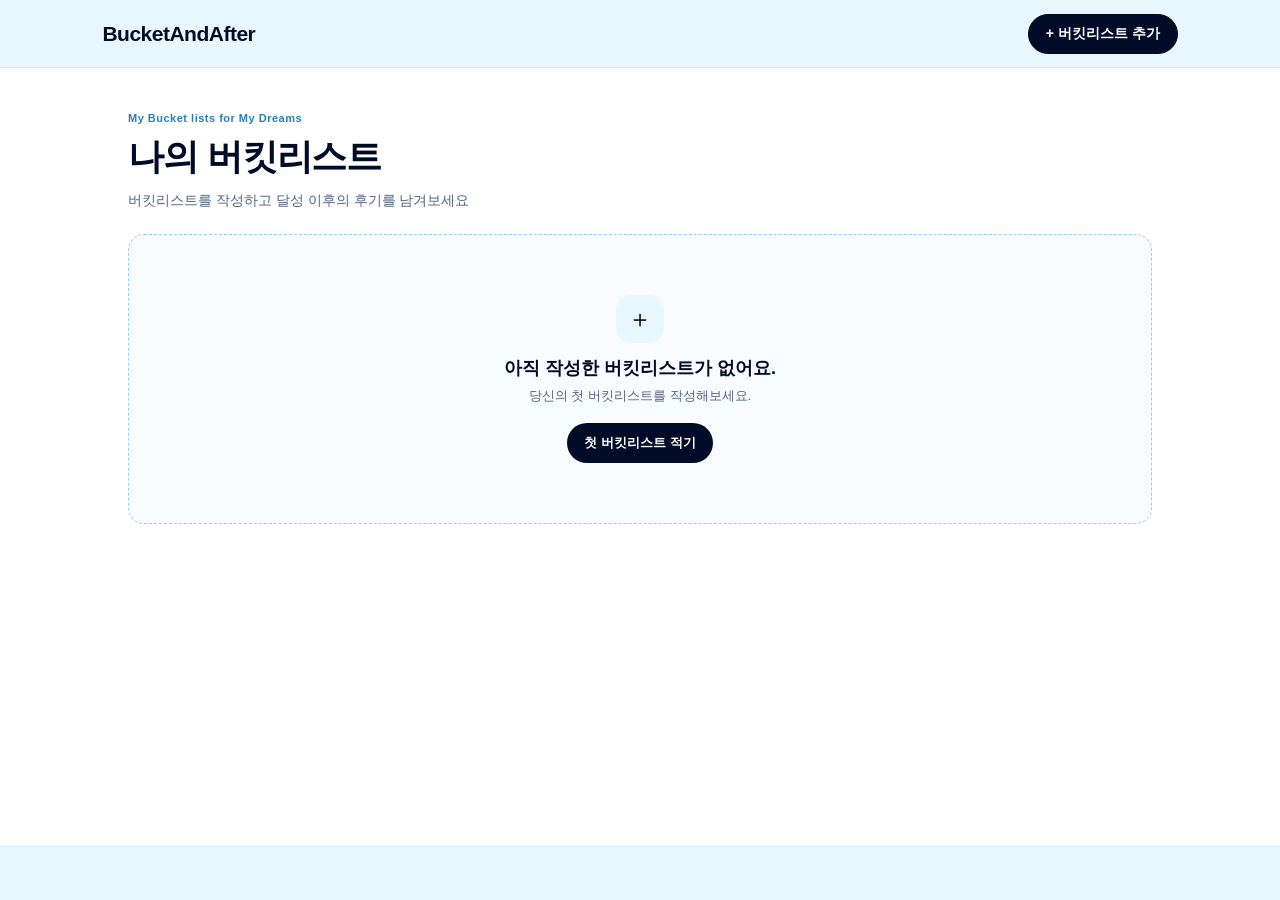
<file: index.html>
<!doctype html>
<html lang="ko">
  <head>
    <meta charset="UTF-8" />
    <meta name="viewport" content="width=device-width, initial-scale=1.0" />
    <meta http-equiv="refresh" content="0; url=/frontCode/main.html" />
    <title>BucketAndAfter</title>
  </head>
  <body>
    <p><a href="/frontCode/main.html">BucketAndAfter 시작하기</a></p>
  </body>
</html>
</file>
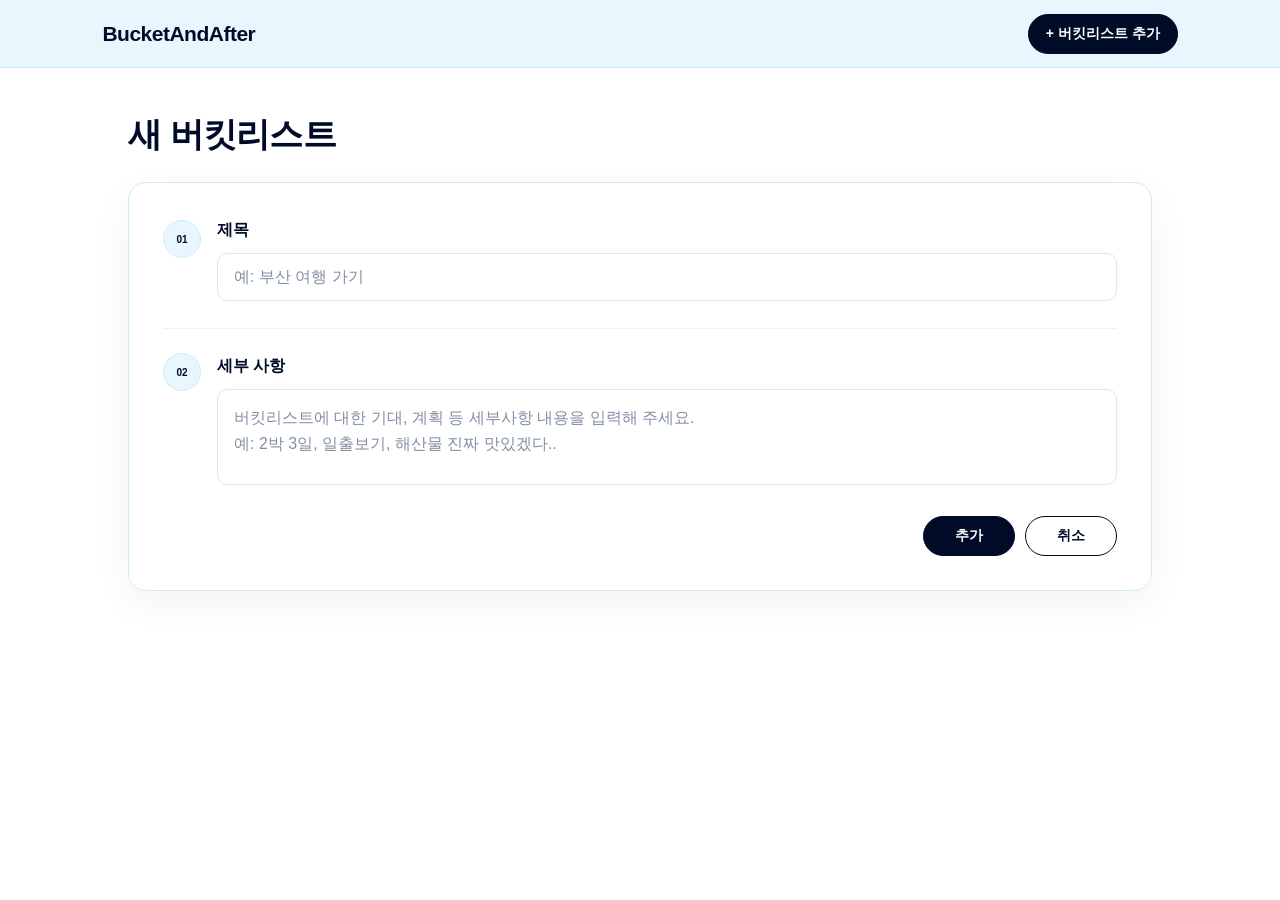
<file: frontCode/add-list.html>
<!doctype html>
<html lang="ko">
  <head>
    <meta charset="UTF-8" />
    <meta name="viewport" content="width=device-width, initial-scale=1.0" />
    <title>버킷리스트 추가</title>
    <link rel="stylesheet" href="CSS/nav.css" />
    <link rel="stylesheet" href="CSS/addList.css" />
    <link rel="stylesheet" href="CSS/main.css" />
  </head>
  <body>
    <nav>
      <h1><a href="main.html">BucketAndAfter</a></h1>
      <button type="button" onclick="location.href = 'add-list.html'">
        + 버킷리스트 추가
      </button>
    </nav>

    <main>
      <h1 class="add-list-title">새 버킷리스트</h1>
      <form id="bucketForm" novalidate>
        <div class="contents">
          <div class="content">
            <h2>제목</h2>
            <input
              type="text"
              id="listTitle"
              placeholder="예: 부산 여행 가기"
              required
            />
          </div>
          <div class="content">
            <h2>세부 사항</h2>
            <textarea
              id="listInfo"
              placeholder="버킷리스트에 대한 기대, 계획 등 세부사항 내용을 입력해 주세요. &#13;&#10;예: 2박 3일, 일출보기, 해산물 진짜 맛있겠다.."
              required
            ></textarea>
          </div>
          <p id="formError" class="form-error" role="alert" hidden>텍스트 필드를 전부 채워주세요.</p>
          <div class="form-actions">
            <button type="submit" id="addButton" class="button">추가</button>
            <button
              type="button"
              onclick="window.location.href = 'main.html'"
              id="cancelButton"
              class="button"
            >
              취소
            </button>
          </div>
        </div>
      </form>
    </main>

    <script>
      const bucketForm = document.getElementById("bucketForm");
      const titleField = document.getElementById("listTitle");
      const infoField = document.getElementById("listInfo");
      const formError = document.getElementById("formError");
      const textFields = [titleField, infoField];

      titleField.addEventListener("keydown", (event) => {
        if (event.key === "Enter") {
          event.preventDefault();
          infoField.focus();
        }
      });

      function refreshFieldErrors() {
        const allFieldsFilled = textFields.every((field) => field.value.trim() !== "");
        formError.hidden = allFieldsFilled;

        textFields.forEach((field) => {
          const isInvalid = field.value.trim() === "" && !allFieldsFilled;
          field.classList.toggle("input-error", isInvalid);
          field.setAttribute("aria-invalid", String(isInvalid));
        });
      }

      textFields.forEach((field) => field.addEventListener("input", refreshFieldErrors));

      bucketForm.addEventListener("submit", function (event) {
        event.preventDefault();

        refreshFieldErrors();

        const firstEmptyField = textFields.find((field) => field.value.trim() === "");
        if (firstEmptyField) {
          firstEmptyField.focus();
          return;
        }

        const bucketLists = JSON.parse(
          localStorage.getItem("bucketLists") || "[]",
        ); //원래 스토리지 데이터 가져오기
        bucketLists.push({
          title: titleField.value.trim(),
          info: infoField.value.trim(),
        });
        localStorage.setItem("bucketLists", JSON.stringify(bucketLists));
        window.location.href = "main.html";
      });
    </script>
    <script src="textarea-autogrow.js"></script>
  </body>
</html>
</file>
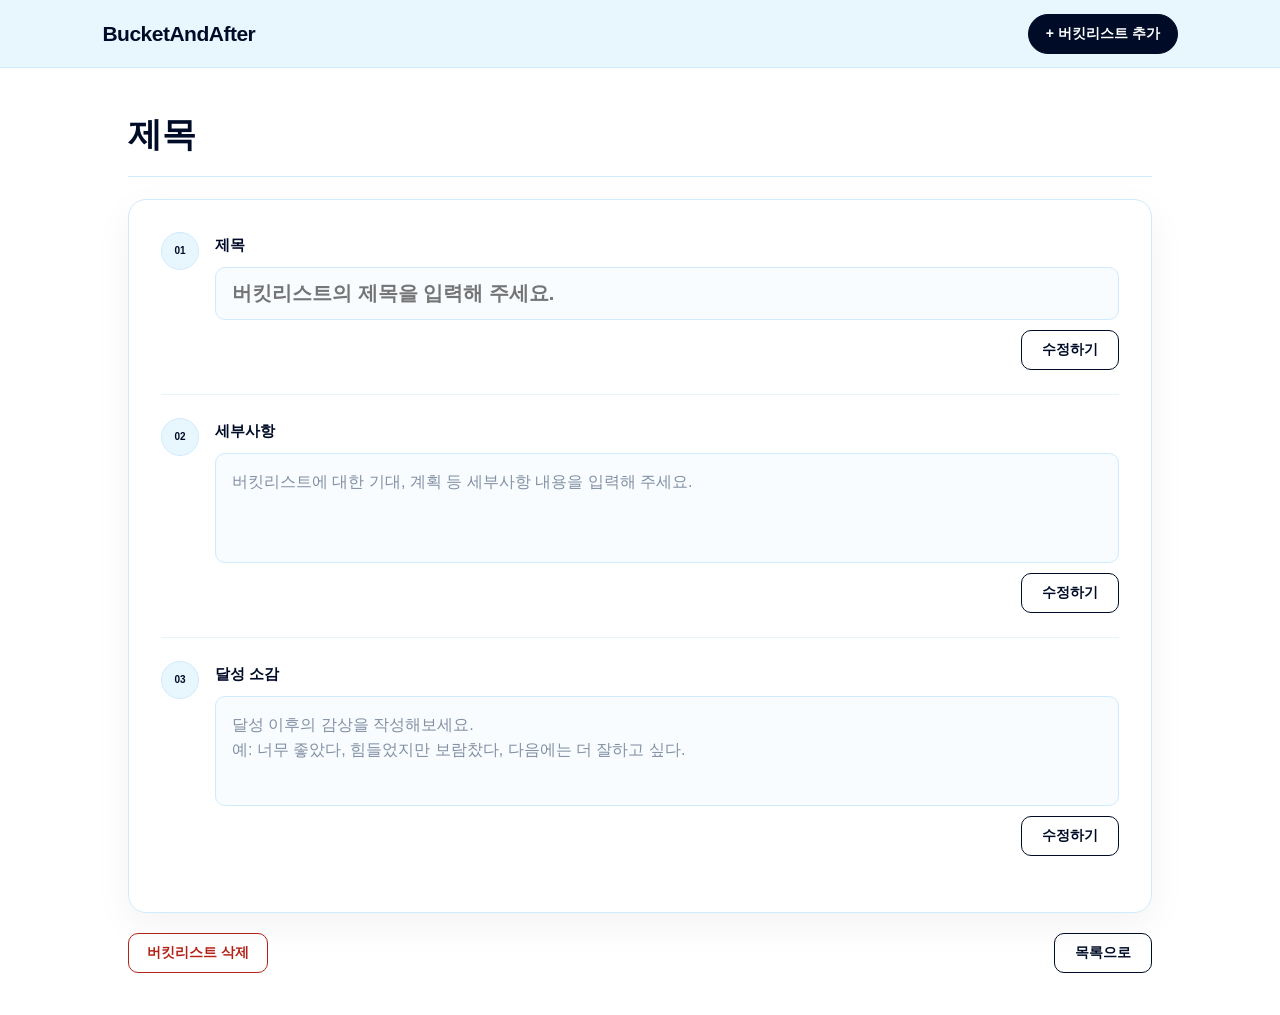
<file: frontCode/detail.html>
<!doctype html>
<html lang="ko">
  <head>
    <meta charset="UTF-8" />
    <meta name="viewport" content="width=device-width, initial-scale=1.0" />
    <!-- 타이틀을 글 제목으로 바꿀거임 -->
    <title>디테일 글 내용</title>
    <link rel="stylesheet" href="CSS/nav.css">
    <link rel="stylesheet" href="CSS/detail.css" />
    <link rel="stylesheet" href="CSS/main.css">
  </head>
  <body>
    <nav>
      <h1><a href="main.html">BucketAndAfter</a></h1>
      <button type="button" onclick="location.href='add-list.html'">+ 버킷리스트 추가</button>
    </nav>

    <main class="detail-page">

      <form>
        <div class="content-title">
          <h1 id="detailTitle">제목</h1>
        </div>
        <div id="achievementDate" class="achievement-date" hidden>
          <span>달성일</span>
          <time id="completionDate"></time>
        </div>
        <hr />
        <!-- 작성 내용 -->
        <div class="contents">
          <div class="content">
            <h2>제목</h2>
            <input id="titleField" type="text" aria-label="제목" placeholder="버킷리스트의 제목을 입력해 주세요." disabled />
            <p id="titleError" class="field-error" role="alert" hidden>텍스트 필드를 전부 채워주세요.</p>
            <div class="buttons">
              <button id="titleButton" type="button" class="sec-btn">수정하기</button>
            </div>
          </div>
          <div class="content">
            <h2 for="detail">세부사항</h2>
            <textarea name="세부사항" id="detail" placeholder="버킷리스트에 대한 기대, 계획 등 세부사항 내용을 입력해 주세요." disabled></textarea>
            <p id="detailError" class="field-error" role="alert" hidden>텍스트 필드를 전부 채워주세요.</p>
            <div class="buttons">
              <button id="detailButton" type="button" class="sec-btn">수정하기</button>
            </div>
          </div>
          <div class="content">
            <h2 for="log">달성 소감</h2>
            <textarea
              name="소감"
              id="log"
              placeholder="달성 이후의 감상을 작성해보세요. &#13;&#10;예: 너무 좋았다, 힘들었지만 보람찼다, 다음에는 더 잘하고 싶다."
            disabled></textarea>
            <p id="logError" class="field-error" role="alert" hidden>텍스트 필드를 전부 채워주세요.</p>
            <div id="photoControls" class="photo-controls" hidden>
              <label for="thoughtPhotoInput" class="photo-upload">사진 추가</label>
              <input id="thoughtPhotoInput" type="file" accept="image/*" multiple hidden />
              <span>사진 추가는 최대 5장 입니다.</span>
            </div>
            <p id="photoError" class="field-error" role="alert" hidden></p>
            <div id="thoughtPhotoGallery" class="thought-photo-gallery" aria-label="달성 소감 사진"></div>
            <div class="buttons">
              <button id="logButton" type="button" class="sec-btn">수정하기</button>
            </div>
          </div>
        </div>
        
      </form>
      <div class="detail-actions">
        <button type="button" id="deleteButton" class="danger-btn">버킷리스트 삭제</button>
        <button type="button" class="sec-btn" onclick="location.href='main.html'">목록으로</button>
      </div>
    </main>
    <dialog id="photoViewer" class="photo-viewer" aria-label="사진 크게 보기">
      <button type="button" id="closePhotoViewer" class="photo-viewer-close">닫기</button>
      <img id="photoViewerImage" alt="" />
    </dialog>
    <script type="module" src="/JS/detail.js"></script>
    <script src="textarea-autogrow.js"></script>
  </body>
</html>
</file>
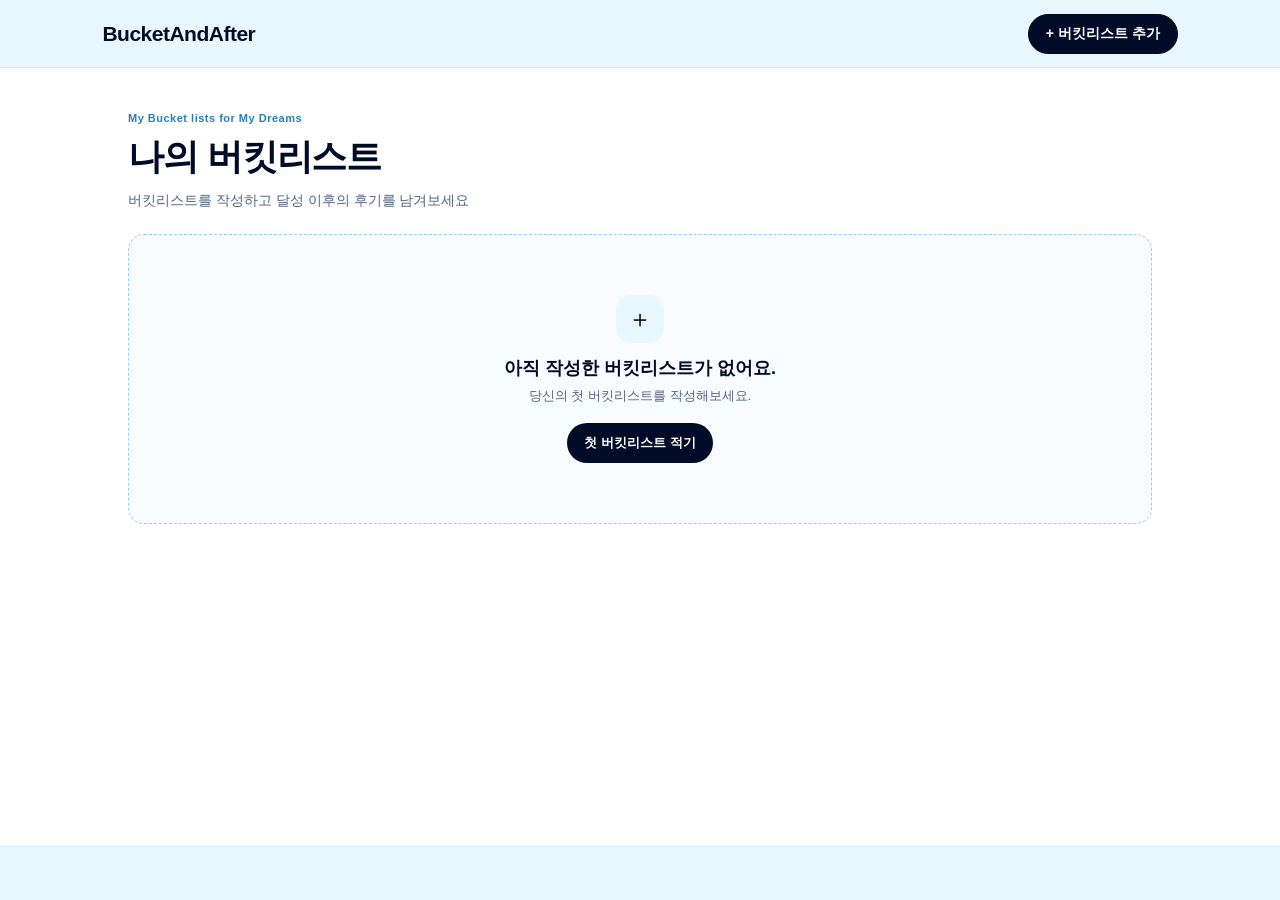
<file: frontCode/main.html>
<!doctype html>
<html lang="ko">
  <head>
    <meta charset="UTF-8" />
    <meta name="viewport" content="width=device-width, initial-scale=1.0" />
    <title>BucketAndAfter</title>
    <link rel="stylesheet" href="CSS/nav.css" />
    <link rel="stylesheet" href="CSS/main.css" />
  </head>
  <body>
    <nav>
      <h1><a href="main.html">BucketAndAfter</a></h1>
      <button type="button" onclick="location.href='add-list.html'">+ 버킷리스트 추가</button>
    </nav>

    <main class="container">
      <header class="list-intro">
        <p class="eyebrow">My Bucket lists for My Dreams</p>
        <h1 class="page-title">나의 버킷리스트</h1>
        <p class="page-description">버킷리스트를 작성하고 달성 이후의 후기를 남겨보세요</p>
      </header>

      <ol id="listTimeline" class="list-timeline" aria-label="나의 버킷리스트"></ol>

      <section id="emptyMessage" class="empty-state" hidden>
        <span class="empty-icon" aria-hidden="true">＋</span>
        <h2>아직 작성한 버킷리스트가 없어요.</h2>
        <p>당신의 첫 버킷리스트를 작성해보세요.</p>
        <a href="add-list.html" class="empty-action">첫 버킷리스트 적기</a>
      </section>
    </main>

    <footer></footer>

    <script type="module">
      import { formatAchievementDate } from "/JS/date-utils.js";

      const bucketLists = JSON.parse(localStorage.getItem("bucketLists") || "[]");
      const timeline = document.getElementById("listTimeline");
      if (bucketLists.length === 0) {
        document.getElementById("emptyMessage").hidden = false;
        timeline.hidden = true;
      }

      bucketLists.forEach((bucketList, index) => {
        const item = document.createElement("li");
        item.className = "timeline-item";
        if (bucketList.completed === true) item.classList.add("completed");

        const link = document.createElement("a");
        link.className = "timeline-link";
        link.href = `detail.html?index=${index}`;
        link.setAttribute("aria-label", `${bucketList.title || "제목 없음"} 상세 보기`);

        const number = document.createElement("span");
        number.className = "timeline-number";
        number.setAttribute("aria-hidden", "true");
        number.textContent = String(index + 1).padStart(2, "0");

        const copy = document.createElement("span");
        copy.className = "timeline-copy";

        const title = document.createElement("span");
        title.className = "timeline-title";
        title.textContent = bucketList.title || "제목 없음";

        const info = document.createElement("span");
        info.className = "timeline-info";
        info.textContent = bucketList.info || "세부 사항을 추가해보세요.";

        copy.append(title, info);
        link.append(number, copy);

        if (bucketList.completed === true) {
          const achievementDate = document.createElement("time");
          achievementDate.className = "timeline-date";
          achievementDate.textContent = `달성일 ${formatAchievementDate(bucketList.completedAt)}`;
          if (bucketList.completedAt) achievementDate.dateTime = bucketList.completedAt;
          link.appendChild(achievementDate);
        }

        item.appendChild(link);
        timeline.appendChild(item);
      });
    </script>
  </body>
</html>
</file>
<file: frontCode/CSS/nav.css>
:root {
  --main-100: #e8f6fe;
  --main-300: #d0ebfc;
  --main-600: #94d0fb;
  --main-800: #000c27;
  --bg: #ffffff;
  --paper: #ffffff;
  --ink: var(--main-800);
  --ink-soft: #53657e;
  --line: var(--main-300);
  --accent: var(--main-800);
  --accent-hover: #287fbd;
  --accent-soft: var(--main-100);
  --done: #64758b;
  --placeholder: #8290a3;
  --radius: 10px;
}

* { box-sizing: border-box; }

body {
  min-height: 100vh;
  margin: 0;
  display: flex;
  flex-direction: column;
  font-family: Arial, sans-serif;
  font-size: 16px;
  background: var(--bg);
  color: var(--ink);
}

nav {
  position: fixed;
  inset: 0 0 auto;
  z-index: 1000;
  display: flex;
  align-items: center;
  justify-content: space-between;
  width: 100%;
  height: 68px;
  padding: 0 clamp(20px, 8vw, 120px);
  color: var(--accent);
  background: var(--accent-soft);
  border-bottom: 1px solid var(--line);
}

nav h1 { margin: 0; font-size: 21px; font-weight: 800; letter-spacing: -.5px; }
nav h1 a { color: inherit; text-decoration: none; }

nav button {
  padding: 10px 17px;
  border: 1px solid var(--accent);
  border-radius: 999px;
  color: #fff;
  background: var(--accent);
  font-size: 14px;
  font-weight: 700;
  cursor: pointer;
  transition: background .16s ease, transform .16s ease;
}

nav button:hover { background: var(--accent-hover); transform: translateY(-1px); }

footer {
  height: 54px;
  flex-shrink: 0;
  margin-top: 40px;
  background: var(--accent-soft);
  border-top: 1px solid var(--line);
}

.pri-btn, .sec-btn {
  padding: 10px 20px;
  border: 1px solid var(--accent);
  border-radius: var(--radius);
  font-size: 14px;
  font-weight: 700;
  cursor: pointer;
  transition: background .16s ease, color .16s ease;
}

.pri-btn { color: #fff; background: var(--accent); }
.pri-btn:hover { background: var(--accent-hover); }
.sec-btn { color: var(--accent); background: #fff; }
.sec-btn:hover { color: #fff; background: var(--accent-hover); border-color: var(--accent-hover); }

textarea {
  width: 100%;
  min-width: 0;
  min-height: 110px;
  padding: 15px 16px;
  border: 1px solid var(--line);
  border-radius: var(--radius);
  color: var(--ink);
  background: #fff;
  font: inherit;
  line-height: 1.6;
  overflow-y: hidden;
  resize: none;
}

textarea::placeholder { color: var(--placeholder); }
textarea:focus { outline: 3px solid var(--main-100); border-color: var(--main-600); }

@media (max-width: 600px) {
  nav { height: 62px; padding-inline: 16px; }
  nav h1 { font-size: 18px; }
  nav button { padding: 9px 12px; font-size: 12px; }
}
</file>
<file: frontCode/CSS/addList.css>
.add-list-title { margin: 0 0 24px; color: var(--main-800); font-size: clamp(27px, 4vw, 34px); letter-spacing: -.8px; }

#bucketForm { overflow: auto; padding: clamp(18px, 4vw, 34px); border: 1px solid var(--line); border-radius: 18px; background: #fff; box-shadow: 0 12px 38px rgba(0, 12, 39, .05); }
#bucketForm .contents { counter-reset: form-step; }
#bucketForm .content { position: relative; margin: 0; padding: 0 0 27px 54px; counter-increment: form-step; }
#bucketForm .content + .content { padding-top: 24px; border-top: 1px solid #e9f3fa; }
#bucketForm .content::before { position: absolute; top: 0; left: 0; display: grid; place-items: center; width: 36px; height: 36px; border: 1px solid var(--main-300); border-radius: 50%; color: var(--main-800); background: var(--main-100); content: counter(form-step, decimal-leading-zero); font-size: 10px; font-weight: 800; }
#bucketForm .content + .content::before { top: 24px; }
#bucketForm .content h2 { margin: 3px 0 12px; color: var(--main-800); font-size: 16px; }
#bucketForm .form-error { margin: 0 0 18px 54px; color: #b42318; font-size: 13px; font-weight: 700; }
#bucketForm .form-error[hidden] { display: none; }
#bucketForm input[type="text"] { display: block; width: 100%; padding: 14px 16px; border: 1px solid var(--line); border-radius: var(--radius); color: var(--ink); background: #fff; font: inherit; }
#bucketForm input[type="text"]::placeholder { color: var(--placeholder); }
#bucketForm input[type="text"]:focus { outline: 3px solid var(--main-100); border-color: var(--main-600); }
#bucketForm textarea { display: block; min-height: 96px; }
#bucketForm input[type="text"].input-error, #bucketForm textarea.input-error { border-color: #b42318; }
#bucketForm input[type="text"].input-error:focus, #bucketForm textarea.input-error:focus { outline: 3px solid #fce8e6; border-color: #b42318; }
#bucketForm .form-actions { display: flex; justify-content: flex-end; gap: 10px; padding-top: 4px; }
#bucketForm .button { min-width: 92px; padding: 10px 18px; border: 1px solid var(--main-800); border-radius: 999px; font-size: 14px; font-weight: 700; cursor: pointer; transition: background .16s ease, color .16s ease; }
#addButton { color: #fff; background: var(--main-800); }
#cancelButton { color: var(--main-800); background: #fff; }
#addButton:hover, #cancelButton:hover { color: #fff; background: var(--accent-hover); border-color: var(--accent-hover); }

@media (max-width: 600px) {
  #bucketForm { padding: 18px; border-radius: 14px; }
  #bucketForm .content { padding-left: 46px; }
  #bucketForm .content::before { width: 32px; height: 32px; }
  #bucketForm .form-error { margin-left: 46px; }
}
</file>
<file: frontCode/CSS/main.css>
main {
  width: min(100%, 1120px);
  margin: 0 auto;
  padding: 112px 48px 52px;
}

.container { flex: 1; }
.list-intro { margin-bottom: 24px; }
.eyebrow { margin: 0 0 9px; color: #287fbd; font-size: 11px; font-weight: 800; letter-spacing: 0.5px; }
.page-title { margin: 0; color: var(--main-800); font-size: clamp(28px, 4vw, 36px); letter-spacing: -1.1px; }
.page-description { margin: 10px 0 0; color: var(--ink-soft); font-size: 14px; }

.list-timeline { position: relative; margin: 0; padding: 0; list-style: none; }
.list-timeline::before { position: absolute; top: 22px; bottom: 28px; left: 22px; width: 2px; background: var(--main-300); content: ""; }
.timeline-item { position: relative; margin: 0; }
.timeline-link { position: relative; display: grid; grid-template-columns: 46px minmax(0, 1fr) auto; align-items: center; gap: 15px; min-height: 82px; padding: 13px 16px 13px 0; color: inherit; text-decoration: none; border-bottom: 1px solid #e9f3fa; }
.timeline-item.completed .timeline-title { color: #64758b; text-decoration: line-through; text-decoration-color: var(--main-600); }
.timeline-link:hover .timeline-title { color: #287fbd; }
.timeline-number { z-index: 1; display: grid; place-items: center; width: 46px; height: 46px; border: 1px solid var(--main-300); border-radius: 50%; color: var(--main-800); background: #fff; font-size: 11px; font-weight: 800; }
.timeline-copy { display: grid; gap: 6px; min-width: 0; }
.timeline-title { overflow: hidden; color: var(--main-800); font-size: 15px; font-weight: 700; text-overflow: ellipsis; white-space: nowrap; }
.timeline-info { overflow: hidden; color: var(--ink-soft); font-size: 12px; line-height: 1.5; text-overflow: ellipsis; white-space: nowrap; }
.timeline-date { color: #53657e; font-size: 11px; font-weight: 700; white-space: nowrap; }
.timeline-item.completed .timeline-number { background: var(--main-300); }
.timeline-item.completed .timeline-title { color: #64758b; text-decoration: line-through; text-decoration-color: #64758b; }

.empty-state { min-height: 290px; padding: 38px 20px; display: flex; flex-direction: column; align-items: center; justify-content: center; text-align: center; border: 1px dashed var(--main-600); border-radius: 16px; background: #f8fcff; }
.empty-state[hidden] { display: none; }
.empty-icon { display: grid; place-items: center; width: 48px; height: 48px; margin-bottom: 13px; border-radius: 15px; color: var(--main-800); background: var(--main-100); font-size: 24px; }
.empty-state h2 { margin: 0 0 7px; color: var(--main-800); font-size: 18px; }
.empty-state p { margin: 0 0 18px; color: var(--ink-soft); font-size: 13px; }
.empty-action { padding: 11px 17px; border-radius: 999px; color: #fff; background: var(--main-800); font-size: 13px; font-weight: 700; text-decoration: none; }
.empty-action:hover { background: var(--accent-hover); }

@media (max-width: 700px) {
  main { padding: 96px 20px 38px; }
  .timeline-link { grid-template-columns: 42px minmax(0, 1fr); gap: 12px; padding-right: 0; }
  .timeline-number { width: 42px; height: 42px; }
  .timeline-date { grid-column: 2; justify-self: start; }
  .timeline-copy { align-self: end; }
  .timeline-title, .timeline-info { white-space: normal; }
  .list-timeline::before { left: 20px; }
}
</file>
<file: frontCode/CSS/detail.css>
.detail-page { padding-top: 101px; padding-bottom: 42px; }
.detail-page form { display: flex; flex-direction: column; align-items: stretch; width: 100%; min-width: 0; }
.detail-page .content-title { padding: 12px 0 20px; }
.detail-page .content-title h1 { margin: 0; color: var(--main-800); font-size: clamp(27px, 4vw, 34px); line-height: 1.25; overflow-wrap: anywhere; }
.detail-page #titleField { display: block; width: 100%; padding: 14px 16px; border: 1px solid var(--line); border-radius: var(--radius); color: var(--ink); background: #fff; font: inherit; font-size: 20px; font-weight: 700; }
.detail-page #titleField:disabled { color: #3c4c63; background: #f8fcff; border-color: var(--main-300); opacity: 1; }
.detail-page #titleField:enabled { border-color: var(--main-600); }
.detail-page .achievement-date { display: inline-flex; align-items: center; gap: 8px; align-self: flex-start; margin: -8px 0 18px; padding: 8px 12px; border-radius: 999px; color: var(--main-800); background: var(--main-100); font-size: 12px; }
.detail-page .achievement-date[hidden] { display: none; }
.detail-page .achievement-date span { color: #53657e; }
.detail-page .achievement-date time { font-weight: 700; }
.detail-page hr { width: 100%; margin: 0 0 22px; border: 0; border-top: 1px solid var(--line); }
.detail-page .contents { position: relative; display: flex; flex-direction: column; align-items: stretch; gap: 0; width: 100%; min-width: 0; padding: clamp(20px, 4vw, 32px); border: 1px solid var(--line); border-radius: 18px; background: #fff; box-shadow: 0 12px 38px rgba(0, 12, 39, .05); counter-reset: detail-step; }
.detail-page .content { position: relative; display: flex; flex-direction: column; align-items: stretch; width: 100%; min-width: 0; padding: 0 0 24px 54px; counter-increment: detail-step; }
.detail-page .content + .content { padding-top: 23px; border-top: 1px solid #e9f3fa; }
.detail-page .content::before { position: absolute; top: 0; left: 0; display: grid; place-items: center; width: 36px; height: 36px; border: 1px solid var(--main-300); border-radius: 50%; color: var(--main-800); background: var(--main-100); content: counter(detail-step, decimal-leading-zero); font-size: 10px; font-weight: 800; }
.detail-page .content + .content::before { top: 23px; }
.detail-page .content h2 { margin: 4px 0 12px; color: var(--main-800); font-size: 15px; }
.detail-page .field-error { margin: 9px 0 0; color: #b42318; font-size: 13px; font-weight: 700; }
.detail-page .field-error[hidden] { display: none; }
.detail-page .photo-controls { display: flex; align-items: center; flex-wrap: wrap; gap: 10px; margin-top: 12px; }
.detail-page .photo-controls[hidden] { display: none; }
.detail-page .photo-controls > span { color: var(--ink-soft); font-size: 11px; }
.detail-page .photo-upload { display: inline-flex; padding: 8px 13px; border: 1px solid var(--main-300); border-radius: 999px; color: var(--main-800); background: var(--main-100); font-size: 12px; font-weight: 700; cursor: pointer; }
.detail-page .photo-upload:hover { border-color: var(--main-600); background: var(--main-300); }
.detail-page .thought-photo-gallery { display: grid; grid-template-columns: repeat(auto-fill, minmax(120px, 1fr)); gap: 12px; margin-top: 14px; }
.detail-page .thought-photo-gallery:empty { display: none; }
.detail-page .thought-photo { position: relative; aspect-ratio: 4 / 3; overflow: hidden; margin: 0; border: 1px solid var(--line); border-radius: 10px; background: var(--main-100); }
.detail-page .thought-photo-open { display: block; width: 100%; height: 100%; padding: 0; border: 0; background: transparent; cursor: zoom-in; }
.detail-page .thought-photo img { display: block; width: 100%; height: 100%; object-fit: cover; }
.detail-page .thought-photo-remove { position: absolute; top: 6px; right: 6px; width: 28px; height: 28px; border: 0; border-radius: 50%; color: #fff; background: rgba(0, 12, 39, .78); font-size: 18px; line-height: 1; cursor: pointer; }
.detail-page .thought-photo-remove:hover { background: #b42318; }
.photo-viewer { position: relative; max-width: 92vw; max-height: 92vh; padding: 48px 16px 16px; border: 1px solid #b8b8b8; border-radius: 14px; background: #343434; }
.photo-viewer::backdrop { background: rgba(46, 46, 46, 0.76); }
.photo-viewer img { display: block; max-width: calc(92vw - 32px); max-height: 78vh; object-fit: contain; }
.photo-viewer-close { position: absolute; top: 10px; right: 12px; padding: 7px 11px; border: 1px solid #b8b8b8; border-radius: 999px; color: #fff; background: transparent; font: inherit; font-size: 12px; cursor: pointer; }
.photo-viewer-close:hover { color: var(--main-800); background: var(--main-100); }
.detail-page #titleField.input-error, .detail-page textarea.input-error { border-color: #b42318; }
.detail-page #titleField.input-error:focus, .detail-page textarea.input-error:focus { outline: 3px solid #fce8e6; border-color: #b42318; }
.detail-page textarea:disabled { color: #3c4c63; background: #f8fcff; border-color: var(--main-300); opacity: 1; }
.detail-page textarea:enabled { background: #fff; border-color: var(--main-600); }
.detail-page .buttons { display: flex; flex-direction: row; justify-content: flex-end; gap: 10px; margin-top: 10px; }
.detail-page .detail-actions { display: flex; flex-direction: row; flex-wrap: wrap; justify-content: flex-end; gap: 10px; margin: 20px 0 0; }
.detail-page .danger-btn { margin-right: auto; padding: 10px 18px; border: 1px solid #b42318; border-radius: var(--radius); color: #b42318; background: #fff; font-size: 14px; font-weight: 700; cursor: pointer; transition: background .16s ease; }
.detail-page .danger-btn:hover { border-color: #8f1d14; background: #b42318; color: #fff; }

@media (max-width: 700px) {
  .detail-page { padding-top: 88px; }
  .detail-page .content { padding-left: 46px; }
  .detail-page .content::before { width: 32px; height: 32px; }
  .detail-page .detail-actions { margin-bottom: 10px; }
}
</file>
